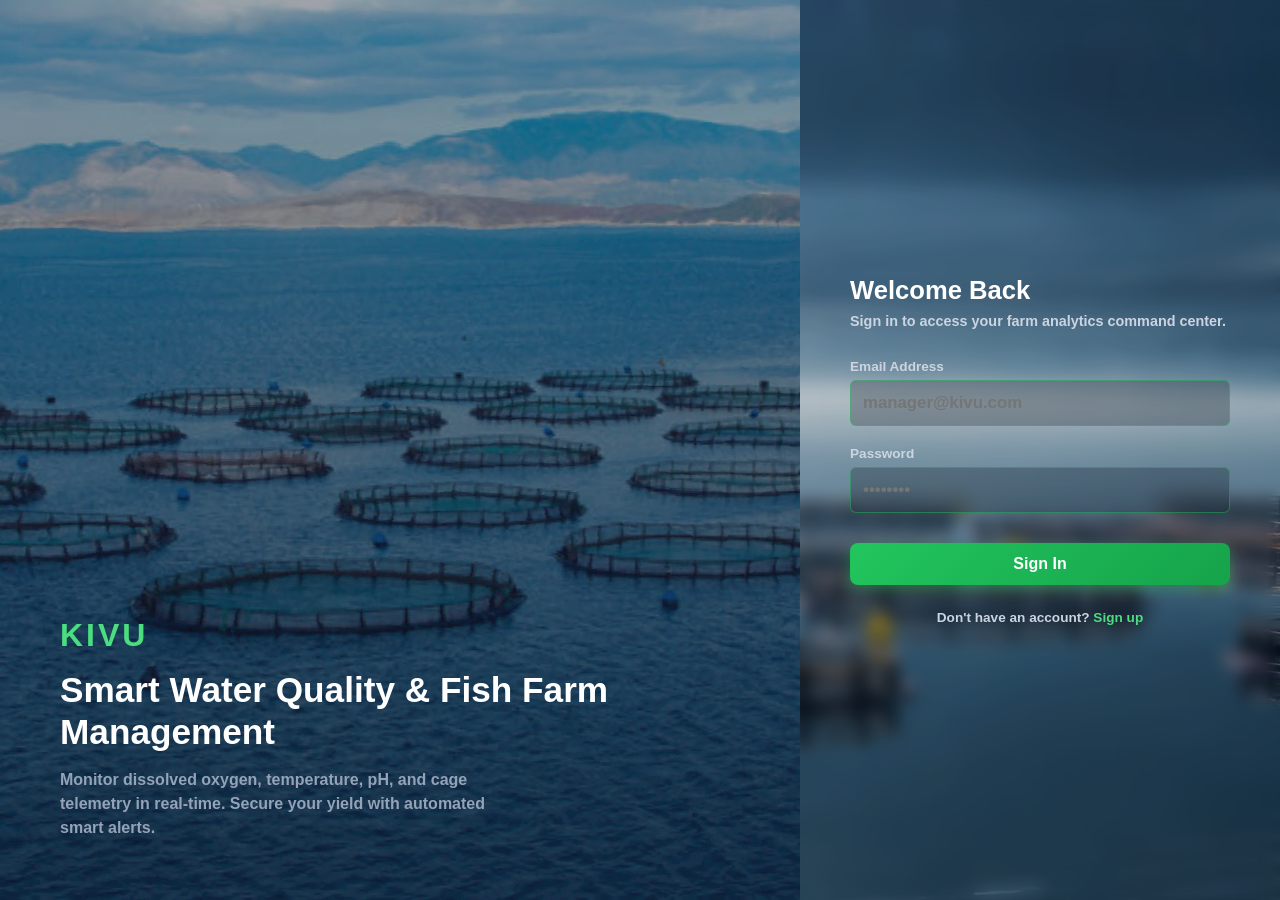
<file: frontend/login.html>
<!doctype html>
<html lang="en">
  <head>
    <meta charset="UTF-8" />
    <meta name="viewport" content="width=device-width, initial-scale=1.0" />
    <title>KIVU - Welcome</title>
    <link rel="stylesheet" href="css/style.css" />
    <style>
      body.landing-body {
        margin: 0;
        padding: 0;
        height: 100vh;
        display: flex;
        font-family: var(--font-family, sans-serif);
        background-color: #0f172a;
        overflow: hidden;
      }
      .landing-split {
        display: flex;
        width: 100%;
        height: 100%;
      }
      .landing-left {
        flex: 1;
        position: relative;
        background:
          linear-gradient(rgba(15, 23, 42, 0.4), rgba(15, 23, 42, 0.7)),
          url("images/dashcage.jpg") no-repeat center center/cover;
        display: flex;
        flex-direction: column;
        justify-content: flex-end;
        padding: 60px;
        color: #ffffff;
        overflow: hidden;
      }

      /* Hidden SVG Filter used to warp the background pixels */
      .hidden-filter {
        position: absolute;
        width: 0;
        height: 0;
      }

      /* Water turbulence warping effect */
      .water-warp {
        position: absolute;
        top: 0;
        left: 0;
        width: 100%;
        height: 100%;
        background: inherit;
        filter: url(#waterRipple);
        z-index: 1;
        pointer-events: none;
      }

      .landing-left > *:not(.water-warp) {
        position: relative;
        z-index: 2;
      }

      .landing-right {
        width: 480px;
        background: var(--card-bg, #1e293b);
        display: flex;
        flex-direction: column;
        justify-content: center;
        padding: 50px;
        box-shadow: -10px 0 30px rgba(0, 0, 0, 0.5);
      }

      @media (max-width: 900px) {
        .landing-left {
          display: none;
        }
        .landing-right {
          width: 100%;
        }
      }
    </style>
  </head>
  <body class="landing-body">
    <!-- SVG Filter Definition for Water Warping -->
    <svg class="hidden-filter">
      <filter id="waterRipple">
        <feTurbulence
          type="fractalNoise"
          baseFrequency="0.01 0.04"
          numOctaves="2"
          result="noise"
        >
          <animate
            attributeName="baseFrequency"
            dur="12s"
            values="0.01 0.04; 0.015 0.06; 0.01 0.04"
            repeatCount="indefinite"
          />
        </feTurbulence>
        <feDisplacementMap
          in="SourceGraphic"
          in2="noise"
          scale="10"
          xChannelSelector="R"
          yChannelSelector="G"
        />
      </filter>
    </svg>

    <div class="landing-split">
      <!-- Left Panel: Aquaculture Background & Mission with Water Warp -->
      <div class="landing-left">
        <div class="water-warp"></div>

        <div
          style="
            font-size: 2rem;
            font-weight: bold;
            letter-spacing: 3px;
            color: #4ade80;
            margin-bottom: 15px;
          "
        >
          KIVU
        </div>
        <h1 style="font-size: 2.2rem; margin-bottom: 15px; line-height: 1.2">
          Smart Water Quality & Fish Farm Management
        </h1>
        <p
          style="
            color: #94a3b8;
            font-size: 1rem;
            max-width: 450px;
            line-height: 1.5;
          "
        >
          Monitor dissolved oxygen, temperature, pH, and cage telemetry in
          real-time. Secure your yield with automated smart alerts.
        </p>
      </div>

      <!-- Right Panel: Authentication Forms -->
      <div class="landing-right">
        <div id="form-container">
          <!-- Sign In Form -->
          <div id="signin-view">
            <h2
              style="
                color: var(--text-main, #fff);
                font-size: 1.6rem;
                margin-bottom: 8px;
              "
            >
              Welcome Back
            </h2>
            <p
              style="
                color: var(--text-muted, #94a3b8);
                font-size: 0.9rem;
                margin-bottom: 30px;
              "
            >
              Sign in to access your farm analytics command center.
            </p>

            <form
              id="login-form"
              style="display: flex; flex-direction: column; gap: 20px"
            >
              <div
                class="form-group"
                style="display: flex; flex-direction: column; gap: 6px"
              >
                <label style="font-size: 0.85rem; color: var(--text-muted)"
                  >Email Address</label
                >
                <input
                  type="email"
                  id="login-email"
                  placeholder="manager@kivu.com"
                  style="
                    padding: 12px;
                    border-radius: 6px;
                    border: 1px solid var(--card-border, #334155);
                    background: rgba(4, 12, 24, 0.25);
                    color: #fff;
                  "
                  required
                />
              </div>

              <div
                class="form-group"
                style="display: flex; flex-direction: column; gap: 6px"
              >
                <label style="font-size: 0.85rem; color: var(--text-muted)"
                  >Password</label
                >
                <input
                  type="password"
                  id="login-password"
                  placeholder="••••••••"
                  style="
                    padding: 12px;
                    border-radius: 6px;
                    border: 1px solid var(--card-border, #334155);
                    background: rgba(4, 12, 24, 0.25);
                    color: #fff;
                  "
                  required
                />
              </div>

              <button
                type="submit"
                class="btn-primary"
                style="
                  width: 100%;
                  padding: 12px;
                  font-size: 1rem;
                  cursor: pointer;
                  margin-top: 10px;
                "
              >
                Sign In
              </button>
            </form>

            <p
              style="
                text-align: center;
                margin-top: 25px;
                font-size: 0.85rem;
                color: var(--text-muted);
              "
            >
              Don't have an account?
              <a
                href="#"
                id="show-register"
                style="color: #4ade80; text-decoration: none; font-weight: 600"
                >Sign up</a
              >
            </p>
          </div>

          <!-- Registration Form (Hidden by default) -->
          <div id="register-view" style="display: none">
            <h2
              style="
                color: var(--text-main, #fff);
                font-size: 1.6rem;
                margin-bottom: 8px;
              "
            >
              Create Account
            </h2>
            <p
              style="
                color: var(--text-muted, #94a3b8);
                font-size: 0.9rem;
                margin-bottom: 30px;
              "
            >
              Register your details for complete farm telemetry access.
            </p>

            <form
              id="register-form"
              style="display: flex; flex-direction: column; gap: 16px"
            >
              <div
                class="form-group"
                style="display: flex; flex-direction: column; gap: 6px"
              >
                <label style="font-size: 0.85rem; color: var(--text-muted)"
                  >Full Name</label
                >
                <input
                  type="text"
                  id="reg-name"
                  placeholder="Stacy"
                  style="
                    padding: 12px;
                    border-radius: 6px;
                    border: 1px solid var(--card-border, #334155);
                    background: rgba(4, 12, 24, 0.25);
                    color: #fff;
                  "
                  required
                />
              </div>

              <div
                class="form-group"
                style="display: flex; flex-direction: column; gap: 6px"
              >
                <label style="font-size: 0.85rem; color: var(--text-muted)"
                  >Email Address</label
                >
                <input
                  type="email"
                  id="reg-email"
                  placeholder="manager@kivu.com"
                  style="
                    padding: 12px;
                    border-radius: 6px;
                    border: 1px solid var(--card-border, #334155);
                    background: rgba(4, 12, 24, 0.25);
                    color: #fff;
                  "
                  required
                />
              </div>

              <div
                class="form-group"
                style="display: flex; flex-direction: column; gap: 6px"
              >
                <label style="font-size: 0.85rem; color: var(--text-muted)"
                  >Phone Number</label
                >
                <input
                  type="tel"
                  id="reg-phone"
                  placeholder="+254 700 000000"
                  style="
                    padding: 12px;
                    border-radius: 6px;
                    border: 1px solid var(--card-border, #334155);
                    background: rgba(4, 12, 24, 0.25);
                    color: #fff;
                  "
                  required
                />
              </div>

              <div
                class="form-group"
                style="display: flex; flex-direction: column; gap: 6px"
              >
                <label style="font-size: 0.85rem; color: var(--text-muted)"
                  >Password</label
                >
                <input
                  type="password"
                  id="reg-password"
                  placeholder="••••••••"
                  style="
                    padding: 12px;
                    border-radius: 6px;
                    border: 1px solid var(--card-border, #334155);
                    background: rgba(4, 12, 24, 0.25);
                    color: #fff;
                  "
                  required
                />
              </div>

              <button
                type="submit"
                class="btn-primary"
                style="
                  width: 100%;
                  padding: 12px;
                  font-size: 1rem;
                  cursor: pointer;
                  margin-top: 10px;
                "
              >
                Register & Launch
              </button>
            </form>

            <p
              style="
                text-align: center;
                margin-top: 25px;
                font-size: 0.85rem;
                color: var(--text-muted);
              "
            >
              Already have an account?
              <a
                href="#"
                id="show-signin"
                style="color: #4ade80; text-decoration: none; font-weight: 600"
                >Sign in</a
              >
            </p>
          </div>
        </div>
      </div>
    </div>

    <script src="js/api.js"></script>
    <script src="js/app.js"></script>
    <script>
      const signinView = document.getElementById("signin-view");
      const registerView = document.getElementById("register-view");
      const showRegister = document.getElementById("show-register");
      const showSignin = document.getElementById("show-signin");

      showRegister.addEventListener("click", (e) => {
        e.preventDefault();
        signinView.style.display = "none";
        registerView.style.display = "block";
      });

      showSignin.addEventListener("click", (e) => {
        e.preventDefault();
        registerView.style.display = "none";
        signinView.style.display = "block";
      });

      document
        .getElementById("login-form")
        .addEventListener("submit", async function (e) {
          e.preventDefault();
          const email = document.getElementById("login-email").value;
          const password = document.getElementById("login-password").value;

          let namePart = email.split("@")[0];
          let formattedName = namePart
            .split(".")
            .map((word) => word.charAt(0).toUpperCase() + word.slice(1))
            .join(" ");

          if (typeof API !== "undefined") {
            try {
              const res = await API.login(email, password);
              if (res && res.success) {
                localStorage.setItem("farmerName", formattedName);
                localStorage.setItem("farmerEmail", email);
                localStorage.setItem("auth", "true");
                window.location.href = "analytics.html";
                return;
              }
            } catch (err) {
              console.warn("API Login endpoint unavailable, continuing in demo session mode:", err);
            }
          }

          localStorage.setItem("farmerName", formattedName);
          localStorage.setItem("farmerEmail", email);
          localStorage.setItem("auth", "true");
          window.location.href = "analytics.html";
        });

      document
        .getElementById("register-form")
        .addEventListener("submit", async function (e) {
          e.preventDefault();
          const name = document.getElementById("reg-name").value;
          const email = document.getElementById("reg-email").value;
          const phone = document.getElementById("reg-phone").value;
          const password = document.getElementById("reg-password").value;

          if (typeof API !== "undefined") {
            try {
              const res = await API.request("/auth/register", {
                method: "POST",
                body: JSON.stringify({ name, email, phone_number: phone, password }),
              });
              if (res && res.data && res.data.access_token) {
                localStorage.setItem("access_token", res.data.access_token);
                localStorage.setItem("refresh_token", res.data.refresh_token);
                localStorage.setItem("farmerName", name);
                localStorage.setItem("farmerEmail", email);
                localStorage.setItem("auth", "true");
                window.location.href = "analytics.html";
                return;
              }
            } catch (err) {
              console.warn("API Registration endpoint unavailable, continuing in demo session mode:", err);
            }
          }

          localStorage.setItem("farmerName", name);
          localStorage.setItem("farmerEmail", email);
          localStorage.setItem("auth", "true");
          window.location.href = "analytics.html";
        });
    </script>
  </body>
</html>
</file>
<file: frontend/css/style.css>
:root {
  --bg-overlay: rgba(5, 15, 30, 0.1);
  --card-bg: rgba(6, 20, 38, 0.12);
  --card-border: rgba(34, 197, 94, 0.45);
  --text-main: #ffffff;
  --text-muted: #cbd5e1;
  --accent-emerald: #22c55e;
  --accent-emerald-glow: rgba(34, 197, 94, 0.4);
  --accent-red: #ef4444;
}

* {
  margin: 0;
  padding: 0;
  box-sizing: border-box;
  font-family: "Segoe UI", Tahoma, Geneva, Verdana, sans-serif;
}

body {
  background: url("../images/fish cages.avif") no-repeat center center fixed;
  background-size: cover;
  color: var(--text-main);
  height: 100vh;
  overflow: hidden;
  font-size: 17px;
  font-weight: 600;
}

body::before {
  content: "";
  position: fixed;
  top: 0;
  left: 0;
  width: 100%;
  height: 100%;
  background: var(--bg-overlay);
  backdrop-filter: blur(8px);
  z-index: -1;
}

.app-container {
  display: flex;
  height: 100vh;
  width: 100vw;
}

.sidebar {
  width: 260px;
  background: rgba(4, 12, 24, 0.18);
  backdrop-filter: blur(14px);
  -webkit-backdrop-filter: blur(14px);
  border-right: 1px solid var(--card-border);
  display: flex;
  flex-direction: column;
  padding: 24px 16px;
  gap: 30px;
}

.logo {
  font-size: 2rem;
  font-weight: 900;
  letter-spacing: 2px;
  color: var(--accent-emerald);
  padding-left: 12px;
}

.sidebar nav {
  display: flex;
  flex-direction: column;
  gap: 10px;
}

.nav-item {
  display: flex;
  align-items: center;
  padding: 14px 16px;
  color: #ffffff; /* Fixed back to white */
  text-decoration: none;
  font-size: 1.15rem;
  font-weight: 700;
  border-radius: 8px;
  transition: all 0.2s ease;
}

.nav-item:hover {
  color: var(--text-main);
  background: rgba(34, 197, 94, 0.2);
}

.nav-item.active {
  color: var(--text-main);
  background: linear-gradient(
    135deg,
    rgba(34, 197, 94, 0.35),
    rgba(34, 197, 94, 0.15)
  );
  border-left: 5px solid var(--accent-emerald);
  box-shadow: 0 4px 12px rgba(0, 0, 0, 0.3);
}

.main-content {
  flex: 1;
  display: flex;
  flex-direction: column;
  overflow-y: auto;
  padding: 24px 30px;
  gap: 20px;
  width: 100%;
}

.top-bar {
  height: 75px;
  border-bottom: 1px solid var(--card-border);
  display: flex;
  align-items: center;
  justify-content: space-between;
  padding: 0 30px;
  background: rgba(4, 12, 24, 0.15);
  backdrop-filter: blur(14px);
  -webkit-backdrop-filter: blur(14px);
  font-size: 1.15rem;
  font-weight: 700;
}

.farm-dropdown {
  background: rgba(6, 20, 38, 0.3);
  border: 1px solid var(--card-border);
  color: var(--text-main);
  padding: 10px 18px;
  border-radius: 8px;
  font-size: 1.05rem;
  font-weight: 700;
  outline: none;
  cursor: pointer;
  backdrop-filter: blur(8px);
}

.card {
  background: var(--card-bg);
  backdrop-filter: blur(14px);
  -webkit-backdrop-filter: blur(14px);
  border: 1px solid var(--card-border);
  border-radius: 12px;
  padding: 24px;
  box-shadow: 0 8px 32px rgba(0, 0, 0, 0.3);
}

.card h1,
.card h2,
.card h3,
.card h4 {
  color: var(--text-main);
  font-size: 1.45rem;
  font-weight: 800;
  margin-bottom: 8px;
}

.btn-primary {
  background: linear-gradient(135deg, #22c55e, #16a34a);
  color: #ffffff;
  border: none;
  padding: 14px 22px;
  border-radius: 8px;
  font-size: 1.1rem;
  font-weight: 800;
  cursor: pointer;
  box-shadow: 0 4px 14px var(--accent-emerald-glow);
  transition: opacity 0.2s;
}

.btn-primary:hover {
  opacity: 0.9;
}

.form-group {
  display: flex;
  flex-direction: column;
  gap: 8px;
}

.form-group label {
  font-size: 1.05rem;
  color: var(--text-main);
  font-weight: 700;
}

input,
select,
textarea {
  background: rgba(4, 12, 24, 0.25);
  border: 1px solid var(--card-border);
  padding: 14px;
  border-radius: 8px;
  color: #ffffff;
  font-size: 1.05rem;
  font-weight: 700;
  outline: none;
  backdrop-filter: blur(8px);
}

input:focus {
  border-color: var(--accent-emerald);
}

@keyframes fadeInUp {
  from {
    opacity: 0;
    transform: translateY(20px);
  }
  to {
    opacity: 1;
    transform: translateY(0);
  }
}

.animate-up {
  opacity: 0;
  animation: fadeInUp 0.6s cubic-bezier(0.16, 1, 0.3, 1) forwards;
}

.delay-1 {
  animation-delay: 0.1s;
}
.delay-2 {
  animation-delay: 0.2s;
}
.delay-3 {
  animation-delay: 0.3s;
}

.topbar-login {
  display: flex;
  gap: 12px;
  align-items: center;
}

.bell-icon {
  position: relative;
  cursor: pointer;
}

.bell-icon .badge {
  position: absolute;
  top: -6px;
  right: -8px;
  background: var(--accent-red);
  color: white;
  font-size: 0.75rem;
  font-weight: bold;
  padding: 3px 7px;
  border-radius: 12px;
}

/* Severity Filter Text Fix */
.severity-filter button,
.severity-option {
  color: #ffffff !important;
  font-weight: 700 !important;
}

/* Add these at the very bottom of your style.css */

.auth-body {
  display: flex;
  align-items: center;
  justify-content: center;
  height: 100vh;
  width: 100vw;
  margin: 0;
  overflow: hidden;
}

.auth-card {
  width: 100%;
  max-width: 420px;
  background: var(--card-bg);
  backdrop-filter: blur(16px);
  -webkit-backdrop-filter: blur(16px);
  border: 1px solid var(--card-border);
  border-radius: 16px;
  padding: 40px;
  box-shadow: 0 15px 35px rgba(0, 0, 0, 0.5);
}
</file>
